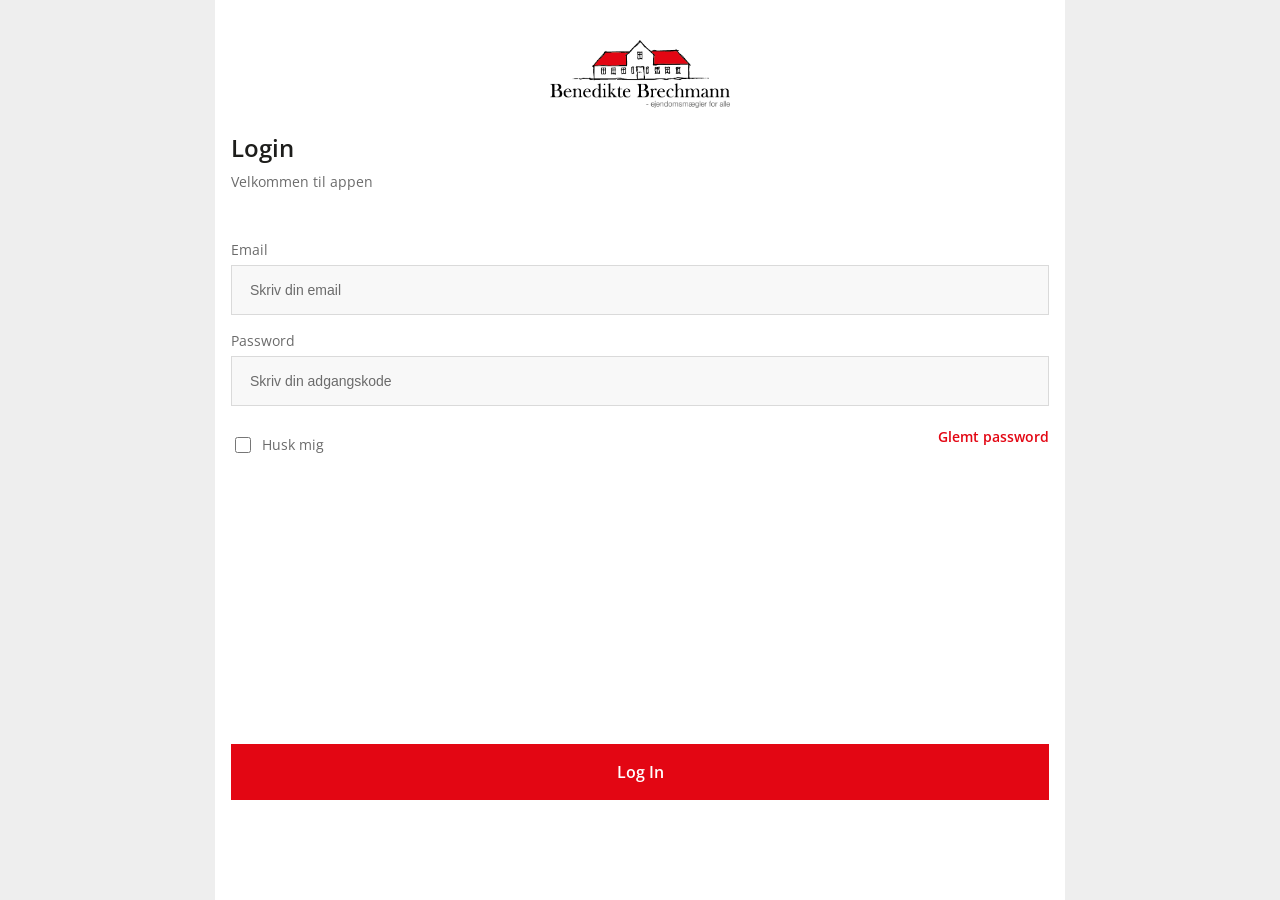
<file: index.html>
<!DOCTYPE html>
<html lang="da">
<head>

    <meta charset="UTF-8">

    <meta name="viewport" content="width=device-width, initial-scale=1.0">

    <link rel="stylesheet" href="style.css">

    <title>Login</title>

</head>

<body>

<div class="app login-page">

    <header class="app-header">

        <img 
        src="billeder/logo.webp"
        alt="Logo"
        class="app-logo">

    </header>

    <section class="login-content">


        <h1>Login</h1>

        <p class="login-subtitle">
            Velkommen til appen
        </p>

        <form class="login-form">

            <label class="login-label">

                Email

            </label>

            <input 
            type="email"
            class="login-input"
            placeholder="Skriv din email">

            <label class="login-label">

                Password

            </label>

            <div class="password-wrapper">

                <input 
                type="password"
                class="login-input"
                placeholder="Skriv din adgangskode">

            </div>

            <div class="login-row">

                <label class="checkbox">

                    <input type="checkbox">

                    <span>Husk mig</span>

                </label>


                <a href="#" class="link">

                    Glemt password

                </a>

            </div>

            <a href="forside.html" class="loginBtn">
              Log In
            </a>

        </form>

    </section>

</div>

</body>
</html>
</file>
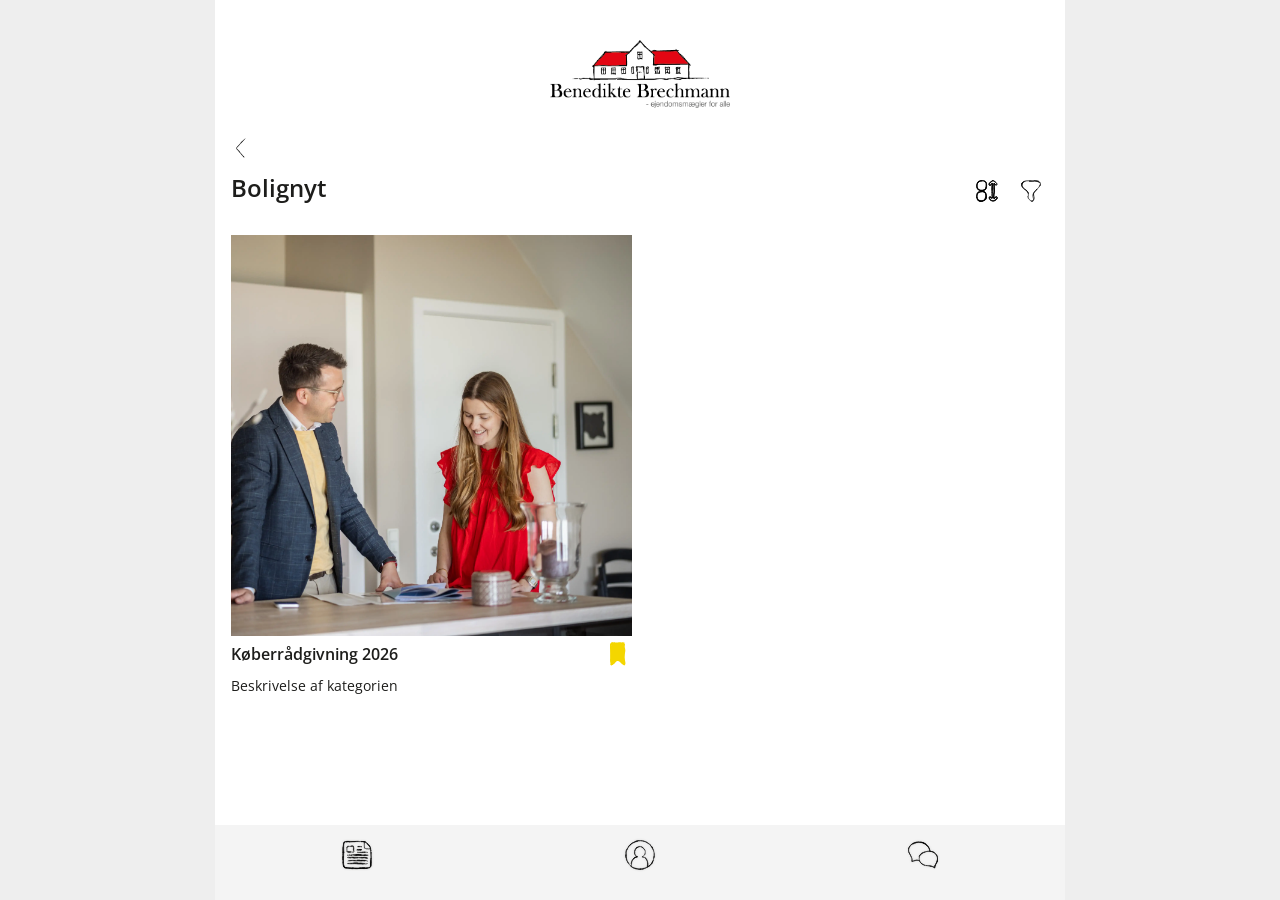
<file: bogmaerker.html>
<!DOCTYPE html>
<html lang="da">
<head>

  <meta charset="UTF-8">

  <meta name="viewport" content="width=device-width, initial-scale=1.0">

  <link rel="stylesheet" href="style.css">

  <title>Bogmærker</title>

</head>

<body>

<div class="app">

    <header class="app-header">

        <img 
        src="billeder/logo.webp"
        alt="Logo"
        class="app-logo">

    </header>

 <a href="profil.html" class="back-btn">

    <img 
    src="ikoner/tilbage.svg" 
    alt="Tilbage">

    </a>

    <section class="news-header">

        <h1>Bolignyt</h1>

        <div class="news-actions">


            <button class="news-action-btn">

                <img 
                src="ikoner/sort_tyk.svg" 
                alt="Sortering">

            </button>


            <button class="news-action-btn">

                <img 
                src="ikoner/filtrer_tyk.svg" 
                alt="Filter">

            </button>

        </div>

    </section>

    <section class="news-grid">

        <article class="news-card">

          <a href="koeberraadgivning.html" target="_self">
            <img 
            src="billeder/benedikte-i-koekken.webp" 
            alt="Køberrådgivning">
          </a>

            <div class="news-card-content">

                <div class="news-card-top">

                    <h2>
                        Køberrådgivning 2026
                    </h2>

                    <button class="bookmark-btn">

                        <img 
                        src="ikoner/fyldt.svg" 
                        alt="Gem">

                    </button>

                </div>

                <p>
                    Beskrivelse af kategorien
                </p>

            </div>

        </article>

    </section>

    <nav class="navbar">

        <a href="vidensbase.html" class="navbar-item navbar-icon--active">

            <img 
            src="ikoner/vidensbasen_tyk.svg" 
            alt="Vidensbasen" 
            class="navbar-icon">

        </a>


        <a href="profil.html" class="navbar-item">

            <img 
            src="ikoner/profil_tyk.svg" 
            alt="Profil" 
            class="navbar-icon">

        </a>


        <a href="chat.html" class="navbar-item">

            <img 
            src="ikoner/chat_tyk.svg" 
            alt="Chat" 
            class="navbar-icon">

        </a>

    </nav>

</div>

</body>
</html>
</file>
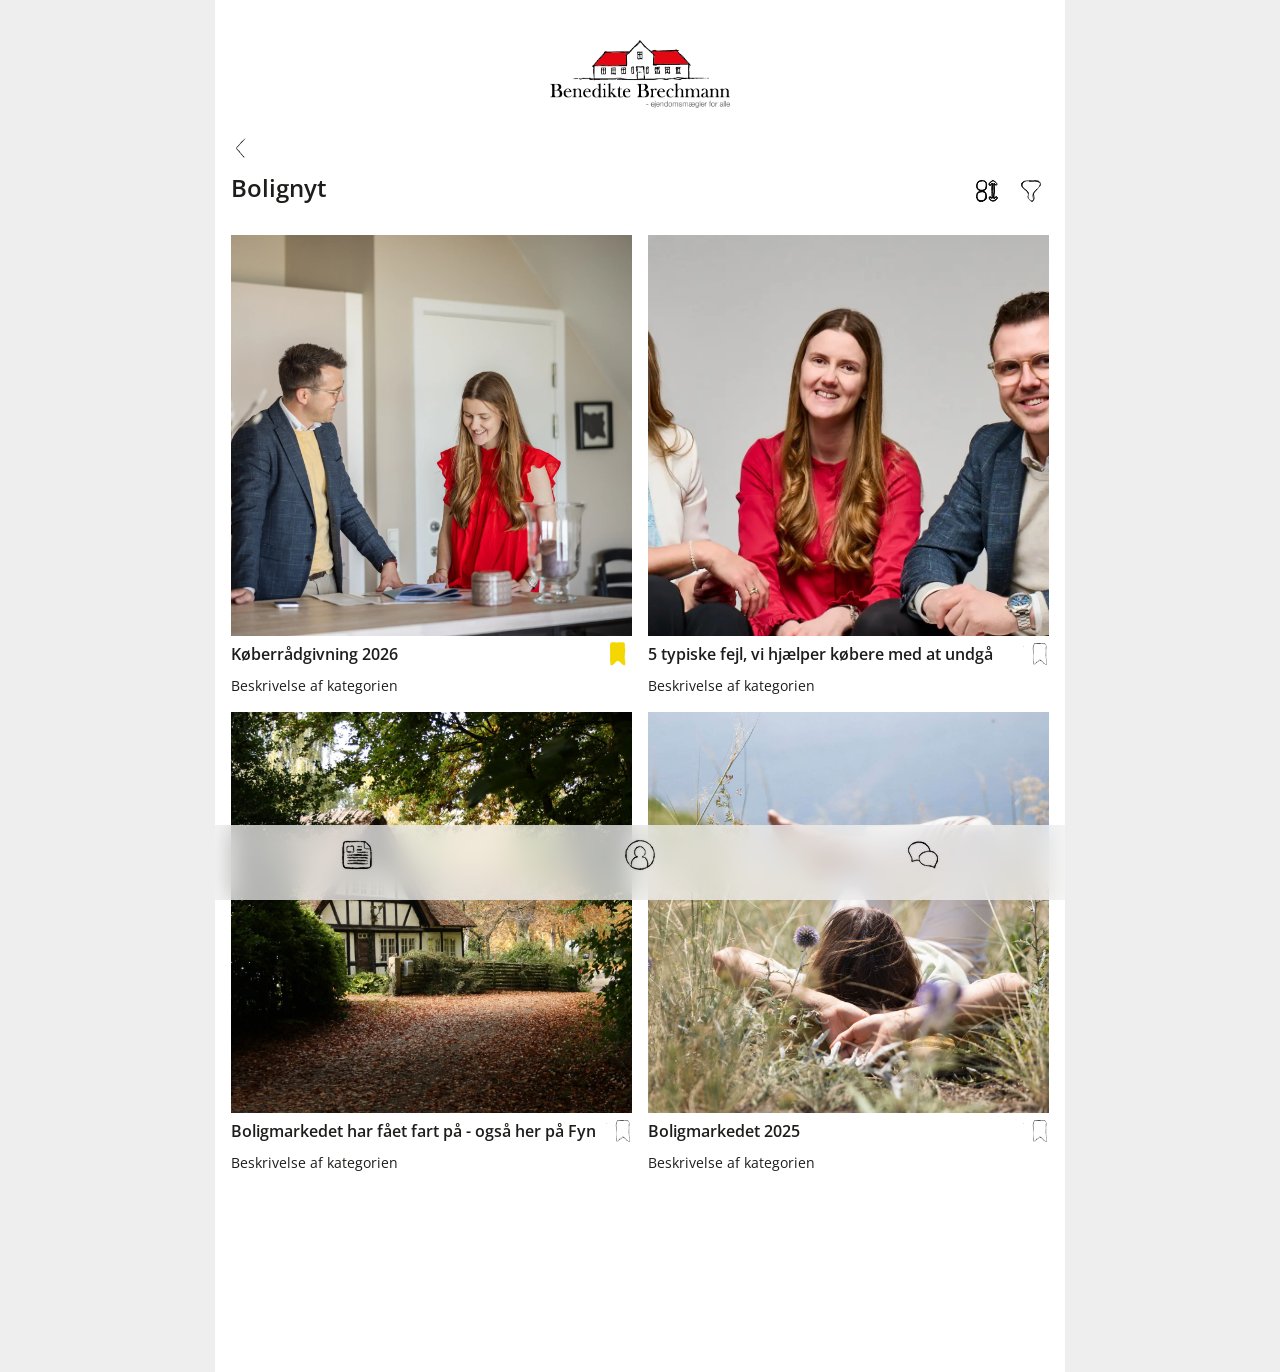
<file: bolignyt.html>
<!DOCTYPE html>
<html lang="da">
<head>

  <meta charset="UTF-8">

  <meta name="viewport" content="width=device-width, initial-scale=1.0">

  <link rel="stylesheet" href="style.css">

  <title>Bolignyt</title>

</head>

<body>

<div class="app">

    <header class="app-header">

        <img 
        src="billeder/logo.webp"
        alt="Logo"
        class="app-logo">

    </header>

 <a href="vidensbase.html" class="back-btn">

    <img 
    src="ikoner/tilbage.svg" 
    alt="Tilbage">

    </a>

    <section class="news-header">

        <h1>Bolignyt</h1>

        <div class="news-actions">


            <button class="news-action-btn">

                <img 
                src="ikoner/sort_tyk.svg" 
                alt="Sortering">

            </button>


            <button class="news-action-btn">

                <img 
                src="ikoner/filtrer_tyk.svg" 
                alt="Filter">

            </button>

        </div>

    </section>

    <section class="news-grid">

        <article class="news-card">

          <a href="koeberraadgivning.html" target="_self">
            <img 
            src="billeder/benedikte-i-koekken.webp" 
            alt="Køberrådgivning">
          </a>

            <div class="news-card-content">

                <div class="news-card-top">

                    <h2>
                        Køberrådgivning 2026
                    </h2>

                    <button class="bookmark-btn">

                        <img 
                        src="ikoner/fyldt.svg" 
                        alt="Gem">

                    </button>

                </div>

                <p>
                    Beskrivelse af kategorien
                </p>

            </div>

        </article>

        <article class="news-card">

            <img 
            src="billeder/holdet-smiler.webp" 
            alt="Typiske fejl">

            <div class="news-card-content">

                <div class="news-card-top">

                    <h2>
                        5 typiske fejl, vi hjælper købere med at undgå
                    </h2>

                    <button class="bookmark-btn">

                        <img 
                        src="ikoner/bogmaerke.svg" 
                        alt="Gem">

                    </button>

                </div>

                <p>
                    Beskrivelse af kategorien
                </p>

            </div>

        </article>

        <article class="news-card">

            <img 
            src="billeder/boligmarkedet.webp" 
            alt="Boligmarkedet">

            <div class="news-card-content">

                <div class="news-card-top">

                    <h2>
                        Boligmarkedet har fået fart på - også her på Fyn
                    </h2>

                    <button class="bookmark-btn">

                        <img 
                        src="ikoner/bogmaerke.svg" 
                        alt="Gem">

                    </button>

                </div>

                <p>
                    Beskrivelse af kategorien
                </p>

            </div>

        </article>

        <article class="news-card">

            <img 
            src="billeder/boligmarkedet-2025.webp" 
            alt="Boligmarkedet 2025">

            <div class="news-card-content">

                <div class="news-card-top">

                    <h2>
                        Boligmarkedet 2025
                    </h2>

                    <button class="bookmark-btn">

                        <img 
                        src="ikoner/bogmaerke.svg" 
                        alt="Gem">

                    </button>

                </div>

                <p>
                    Beskrivelse af kategorien
                </p>

            </div>

        </article>

    </section>

    <nav class="navbar">

        <a href="vidensbase.html" class="navbar-item navbar-icon--active">

            <img 
            src="ikoner/vidensbasen_tyk.svg" 
            alt="Vidensbasen" 
            class="navbar-icon">

        </a>


        <a href="profil.html" class="navbar-item">

            <img 
            src="ikoner/profil_tyk.svg" 
            alt="Profil" 
            class="navbar-icon">

        </a>


        <a href="chat.html" class="navbar-item">

            <img 
            src="ikoner/chat_tyk.svg" 
            alt="Chat" 
            class="navbar-icon">

        </a>

    </nav>

</div>

</body>
</html>
</file>
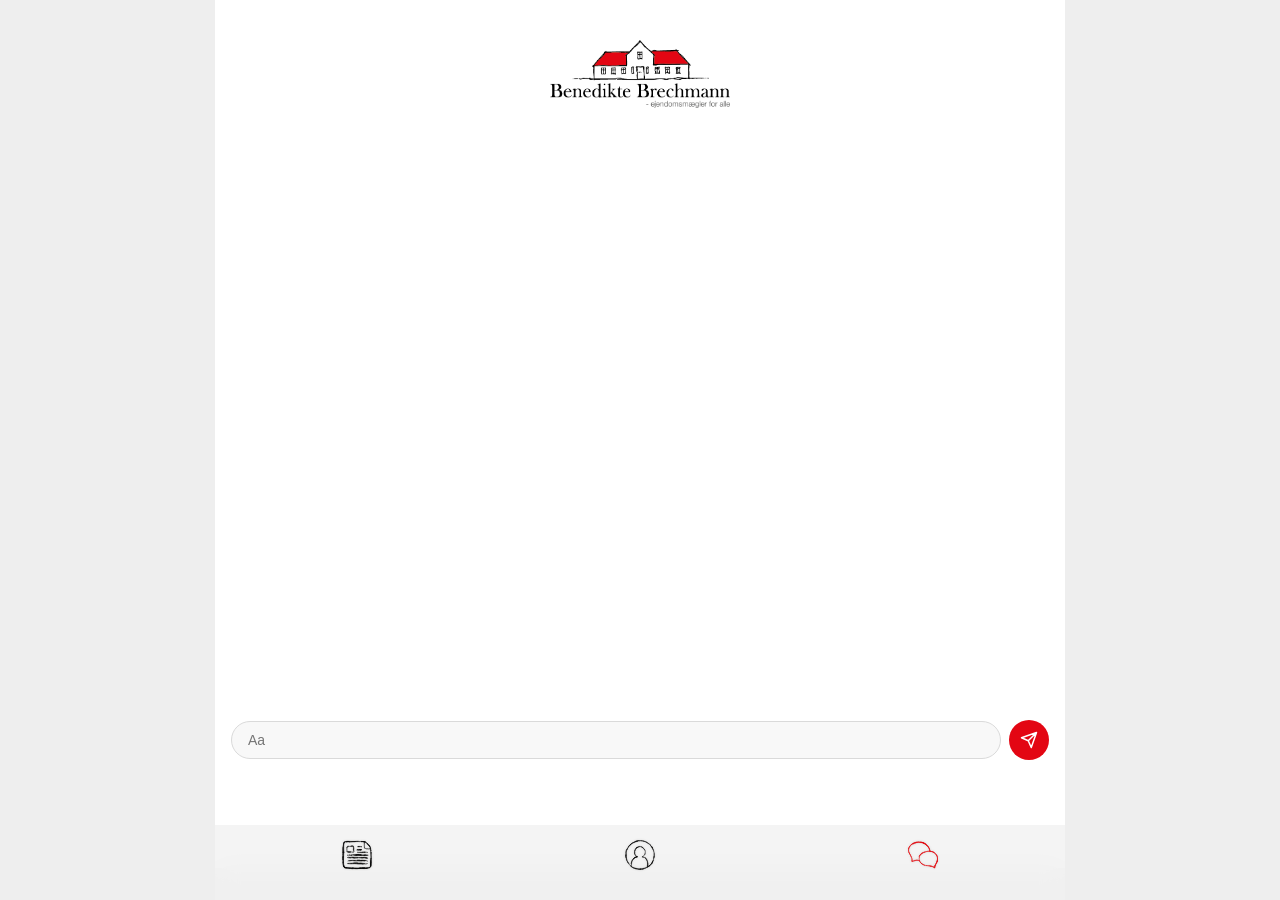
<file: chat.html>
<!DOCTYPE html>
<html lang="da">
<head>
  <meta charset="UTF-8">
  <meta name="viewport" content="width=device-width, initial-scale=1.0">
  <link rel="stylesheet" href="style.css">
  <title>Chat</title>
</head>
<body>

<div class="app page--chat">


    <!-- Chat header -->

    <header class="app-header">
        <img src="billeder/logo.webp"
        alt="Logo"
        class="app-logo">
    </header>


    <!-- Beskeder -->

    <div id="chatMessages" class="chat-messages">


        <!-- FAQ accordion (indhold tilføjes via JS) -->



    </div>


    <!-- Input -->

    <div class="chat-input-row">

        <input id="chatInput"
        class="chat-input"
        type="text"
        placeholder="Aa">

        <button id="chatSendBtn" type="button" class="chat-send-btn">
            <svg width="18" height="18" viewBox="0 0 24 24" fill="none">
                <path d="M22 2L11 13M22 2L15 22l-4-9-9-4 20-7z" stroke="white" stroke-width="2" stroke-linecap="round" stroke-linejoin="round"/>
            </svg>
        </button>

    </div>

    <!-- Navbar -->

    <nav class="navbar">

        <a href="vidensbase.html" class="navbar-item">
            <img src="ikoner/vidensbasen_tyk.svg" alt="Vidensbasen" class="navbar-icon">
        </a>

        <a href="profil.html" class="navbar-item">
            <img src="ikoner/profil_tyk.svg" alt="Profil" class="navbar-icon">
        </a>

        <a href="chat.html" class="navbar-item">
            <img src="ikoner/chat_tyk_roed.svg" alt="Chat" class="navbar-icon">
        </a>

    </nav>

</div>


</body>
</html>
</file>
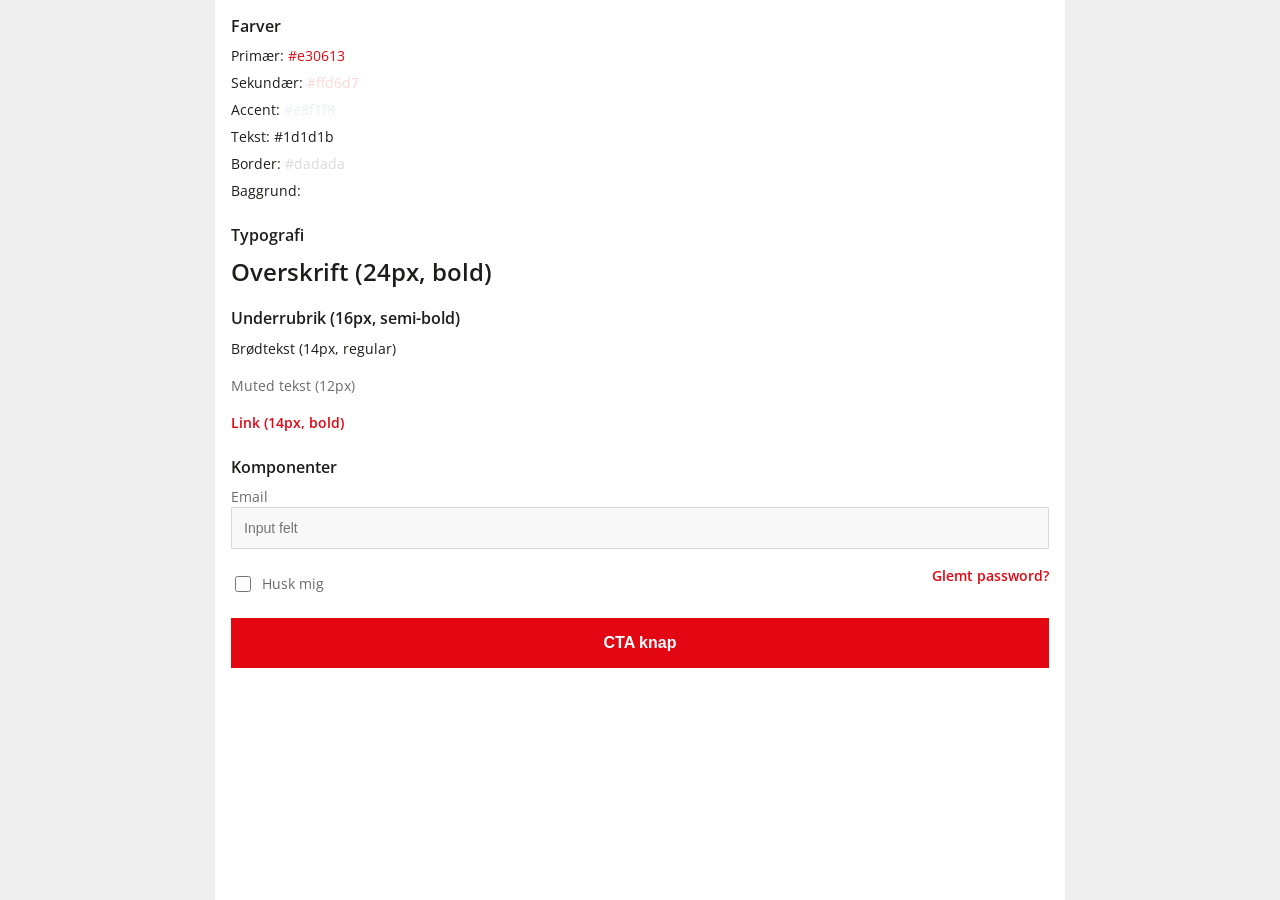
<file: designSystem.html>
<!DOCTYPE html>
<html lang="en">
<head>
  <meta charset="UTF-8">
  <meta name="viewport" content="width=device-width, initial-scale=1.0">
  <title>Designsystem</title>
  <link rel="stylesheet" href="style.css">
</head>
<body>

<div class="app">

  <!-- Farver -->
  <section class="section">
    <h2 class="text-subheading">Farver</h2>

    <div class="color-list">
      <p class="text-body">Primær: <span class="color-primary">#e30613</span></p>
      <p class="text-body">Sekundær: <span class="color-secondary">#ffd6d7</span></p>
      <p class="text-body">Accent: <span class="color-accent">#e8f1f8</span></p>
      <p class="text-body">Tekst: <span class="color-text">#1d1d1b</span></p>
      <p class="text-body">Border: <span class="color-border">#dadada</span></p>
      <p class="text-body">Baggrund: <span class="color-background">#ffffff</span></p>
    </div>
  </section>

  <!-- Typografi -->
  <section class="section">
    <h2 class="text-subheading">Typografi</h2>

    <p class="text-heading">Overskrift (24px, bold)</p>
    <p class="text-subheading">Underrubrik (16px, semi-bold)</p>
    <p class="text-body">Brødtekst (14px, regular)</p>
    <p class="text-muted">Muted tekst (12px)</p>
    <p class="text-link">Link (14px, bold)</p>
  </section>

  <!-- Komponenter -->
  <section class="section">
    <h2 class="text-subheading">Komponenter</h2>

    <label class="text-muted">Email</label>
    <input class="input" placeholder="Input felt">

    <div class="row">
      <label class="checkbox">
        <input type="checkbox">
        Husk mig
      </label>

      <a href="#" class="link">Glemt password?</a>
    </div>

    <button class="btn">CTA knap</button>
  </section>

</div>

</body>
</html>
</file>
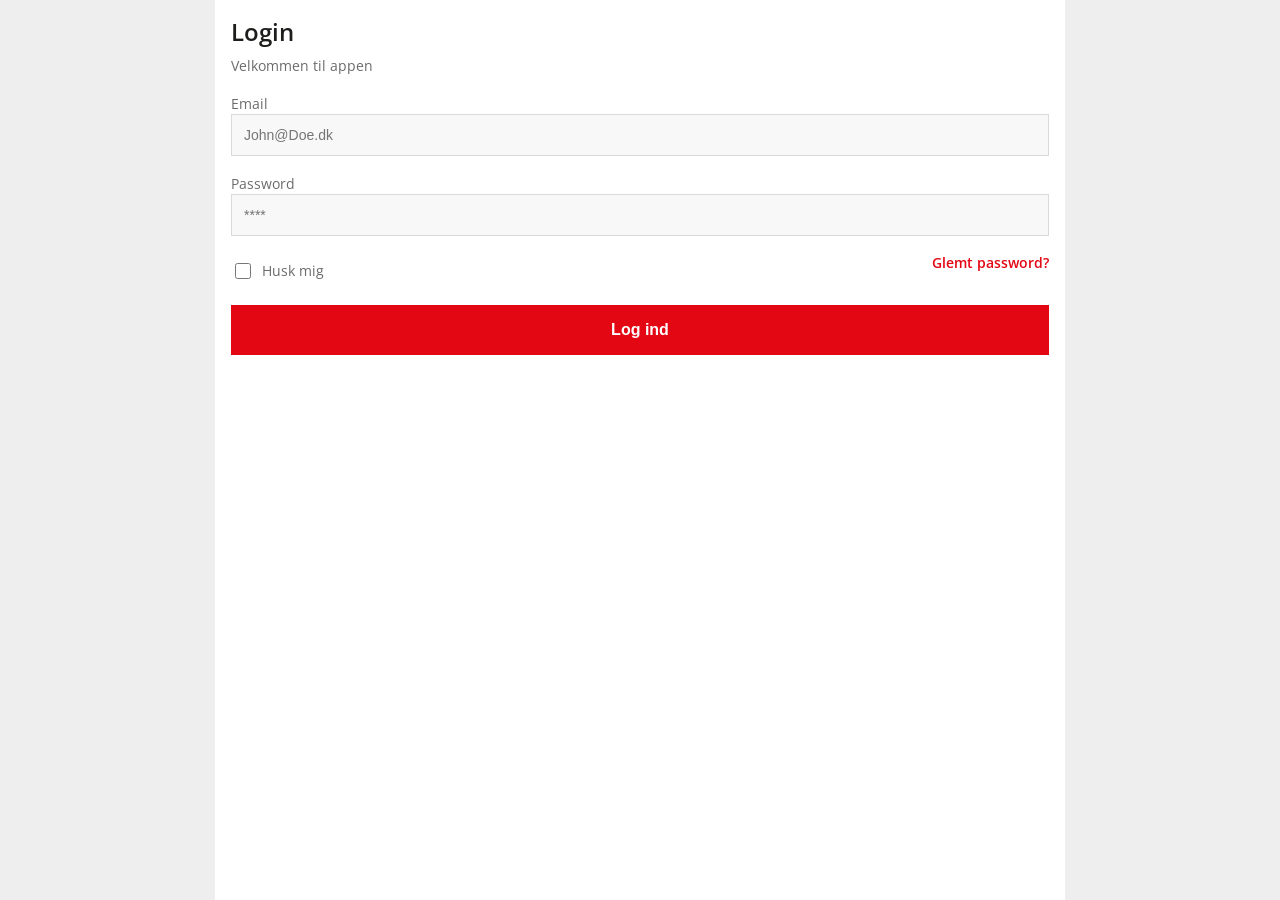
<file: eksempel.html>
<!DOCTYPE html>
<html lang="en">
<head>
  <meta charset="UTF-8">
  <link rel="stylesheet" href="style.css">
  <title>Designsystem eksempel</title>
</head>
<body>

<div class="app">

  <h1 class="text-heading">Login</h1>
  <p class="text-muted">Velkommen til appen</p>

  <label class="text-muted">Email</label>
  <input class="input" type="email" placeholder="John@Doe.dk">

  <label class="text-muted">Password</label>
  <input class="input" type="password" placeholder="****">

  <div class="row">
    <label class="checkbox">
      <input type="checkbox"> Husk mig
    </label>
    <a href="#" class="link">Glemt password?</a>
  </div>

  <button class="btn">Log ind</button>

</div>


</body>
</html>
</file>
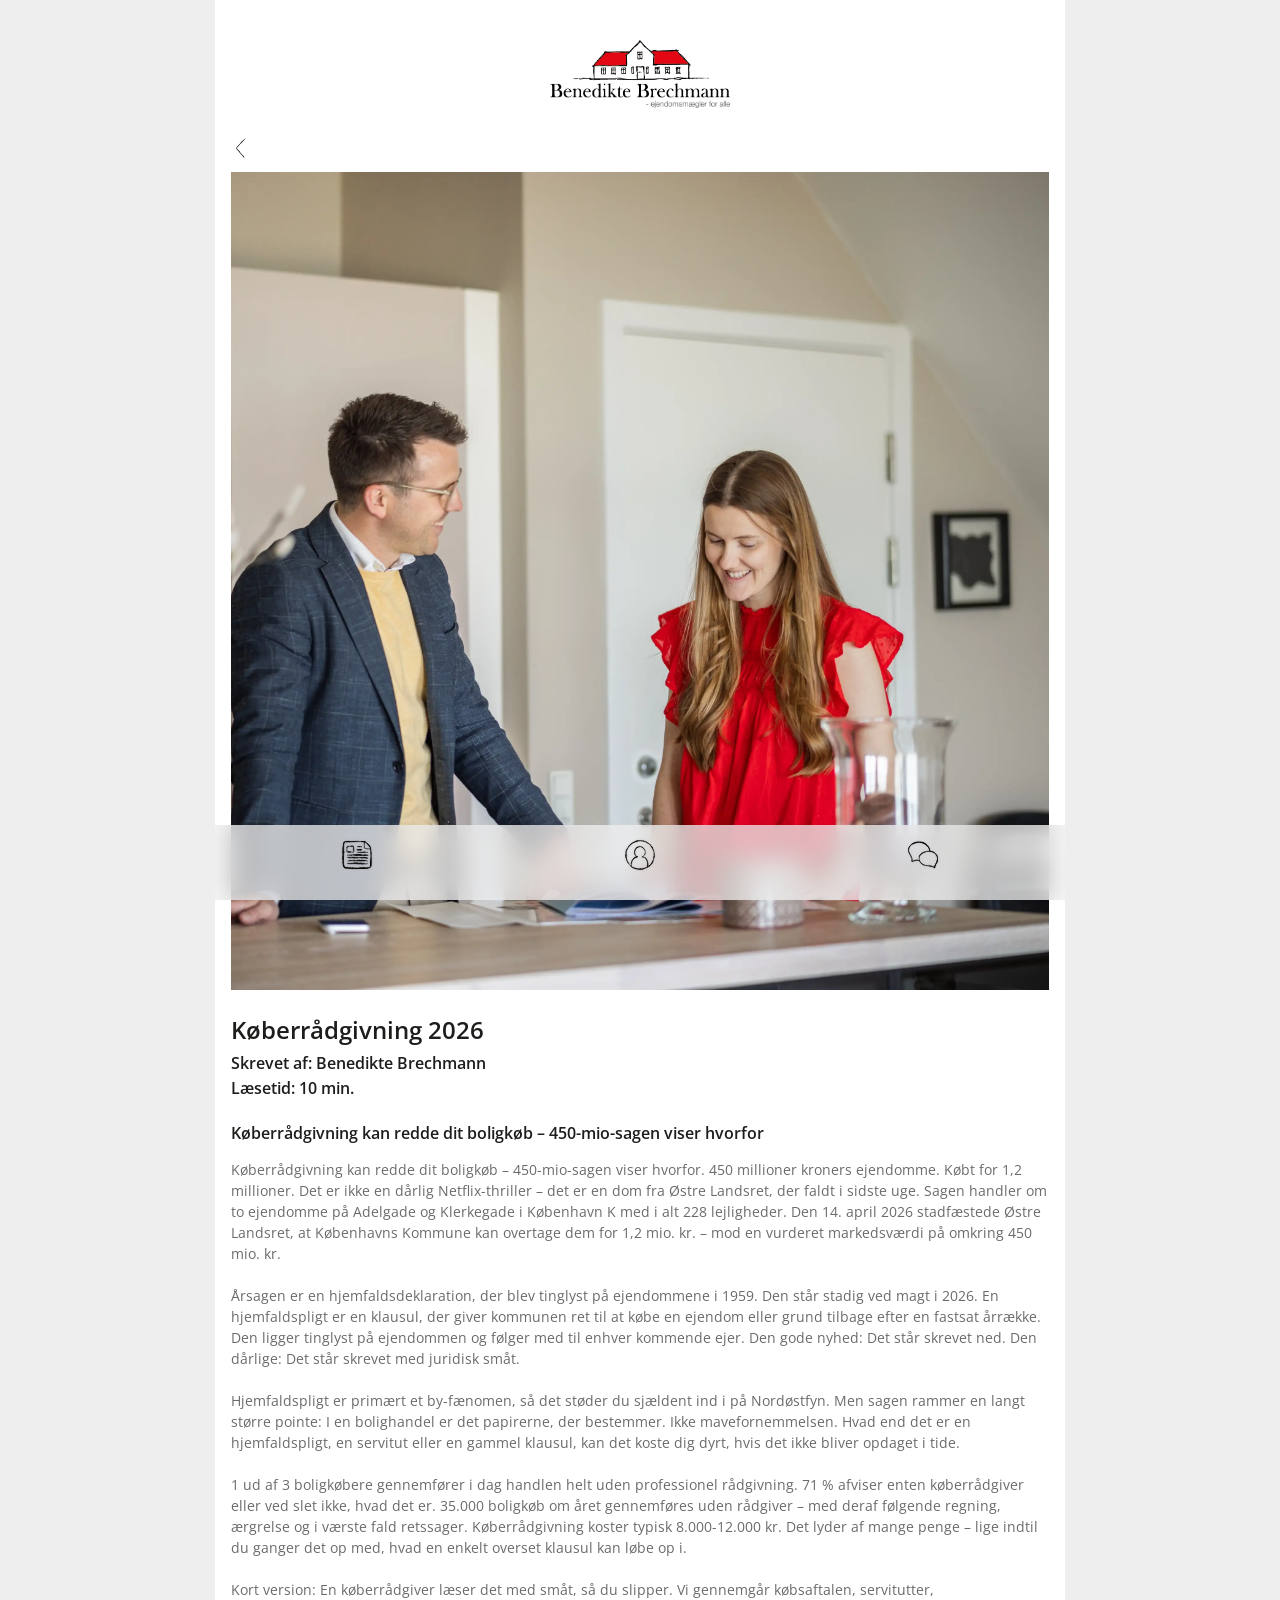
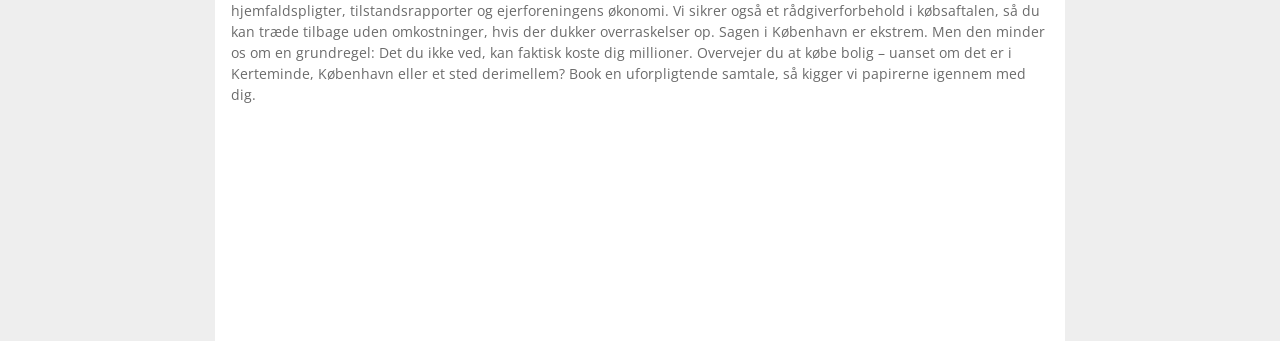
<file: koeberraadgivning.html>
<!DOCTYPE html>
<html lang="da">
<head>

    <meta charset="UTF-8">

    <meta name="viewport" content="width=device-width, initial-scale=1.0">

    <link rel="stylesheet" href="style.css">

    <title>Køberrådgivning</title>

</head>

<body>

<div class="app">

    <header class="app-header">

        <img 
        src="billeder/logo.webp"
        alt="Logo"
        class="app-logo">

    </header>

    <a href="bolignyt.html" class="back-btn">

        <img 
        src="ikoner/tilbage.svg" 
        alt="Tilbage">

    </a>

    <section class="article-hero">

        <img 
        src="billeder/benedikte-i-koekken.webp" 
        alt="Køberrådgivning">

    </section>

    <article class="article">


        <h1>
            Køberrådgivning 2026
        </h1>


        <div class="article-meta">

            <h2>Skrevet af: Benedikte Brechmann</h2>

            <h2>Læsetid: 10 min.</h2>

        </div>



        <section class="article-content">

            <h2>
                Køberrådgivning kan redde dit boligkøb –
                450-mio-sagen viser hvorfor
            </h2>

            <p>

                    Køberrådgivning kan redde dit boligkøb – 450-mio-sagen viser hvorfor. 450 millioner kroners ejendomme. Købt for 1,2 millioner. Det er ikke en dårlig Netflix-thriller – det er en dom fra Østre Landsret, der faldt i sidste uge. Sagen handler om to ejendomme på Adelgade og Klerkegade i København K med i alt 228 lejligheder. Den 14. april 2026 stadfæstede Østre Landsret, at Københavns Kommune kan overtage dem for 1,2 mio. kr. – mod en vurderet markedsværdi på omkring 450 mio. kr.

                <br><br>

                    Årsagen er en hjemfaldsdeklaration, der blev tinglyst på ejendommene i 1959. Den står stadig ved magt i 2026. En hjemfaldspligt er en klausul, der giver kommunen ret til at købe en ejendom eller grund tilbage efter en fastsat årrække. Den ligger tinglyst på ejendommen og følger med til enhver kommende ejer. Den gode nyhed: Det står skrevet ned. Den dårlige: Det står skrevet med juridisk småt.

                <br><br>

                    Hjemfaldspligt er primært et by-fænomen, så det støder du sjældent ind i på Nordøstfyn. Men sagen rammer en langt større pointe: I en bolighandel er det papirerne, der bestemmer. Ikke mavefornemmelsen. Hvad end det er en hjemfaldspligt, en servitut eller en gammel klausul, kan det koste dig dyrt, hvis det ikke bliver opdaget i tide.

                <br><br>

                    1 ud af 3 boligkøbere gennemfører i dag handlen helt uden professionel rådgivning. 71 % afviser enten køberrådgiver eller ved slet ikke, hvad det er. 35.000 boligkøb om året gennemføres uden rådgiver – med deraf følgende regning, ærgrelse og i værste fald retssager. Køberrådgivning koster typisk 8.000-12.000 kr. Det lyder af mange penge – lige indtil du ganger det op med, hvad en enkelt overset klausul kan løbe op i.

                <br><br>

                    Kort version: En køberrådgiver læser det med småt, så du slipper. Vi gennemgår købsaftalen, servitutter, hjemfaldspligter, tilstandsrapporter og ejerforeningens økonomi. Vi sikrer også et rådgiverforbehold i købsaftalen, så du kan træde tilbage uden omkostninger, hvis der dukker overraskelser op. Sagen i København er ekstrem. Men den minder os om en grundregel: Det du ikke ved, kan faktisk koste dig millioner. Overvejer du at købe bolig – uanset om det er i Kerteminde, København eller et sted derimellem? Book en uforpligtende samtale, så kigger vi papirerne igennem med dig.

            </p>

        </section>

    </article>

    <nav class="navbar">

        <a href="vidensbase.html" class="navbar-item navbar-icon--active">

            <img 
            src="ikoner/vidensbasen_tyk.svg" 
            alt="Vidensbasen" 
            class="navbar-icon">

        </a>


        <a href="profil.html" class="navbar-item">

            <img 
            src="ikoner/profil_tyk.svg" 
            alt="Profil" 
            class="navbar-icon">

        </a>


        <a href="chat.html" class="navbar-item">

            <img 
            src="ikoner/chat_tyk.svg" 
            alt="Chat" 
            class="navbar-icon">

        </a>

    </nav>

</div>

</body>
</html>
</file>
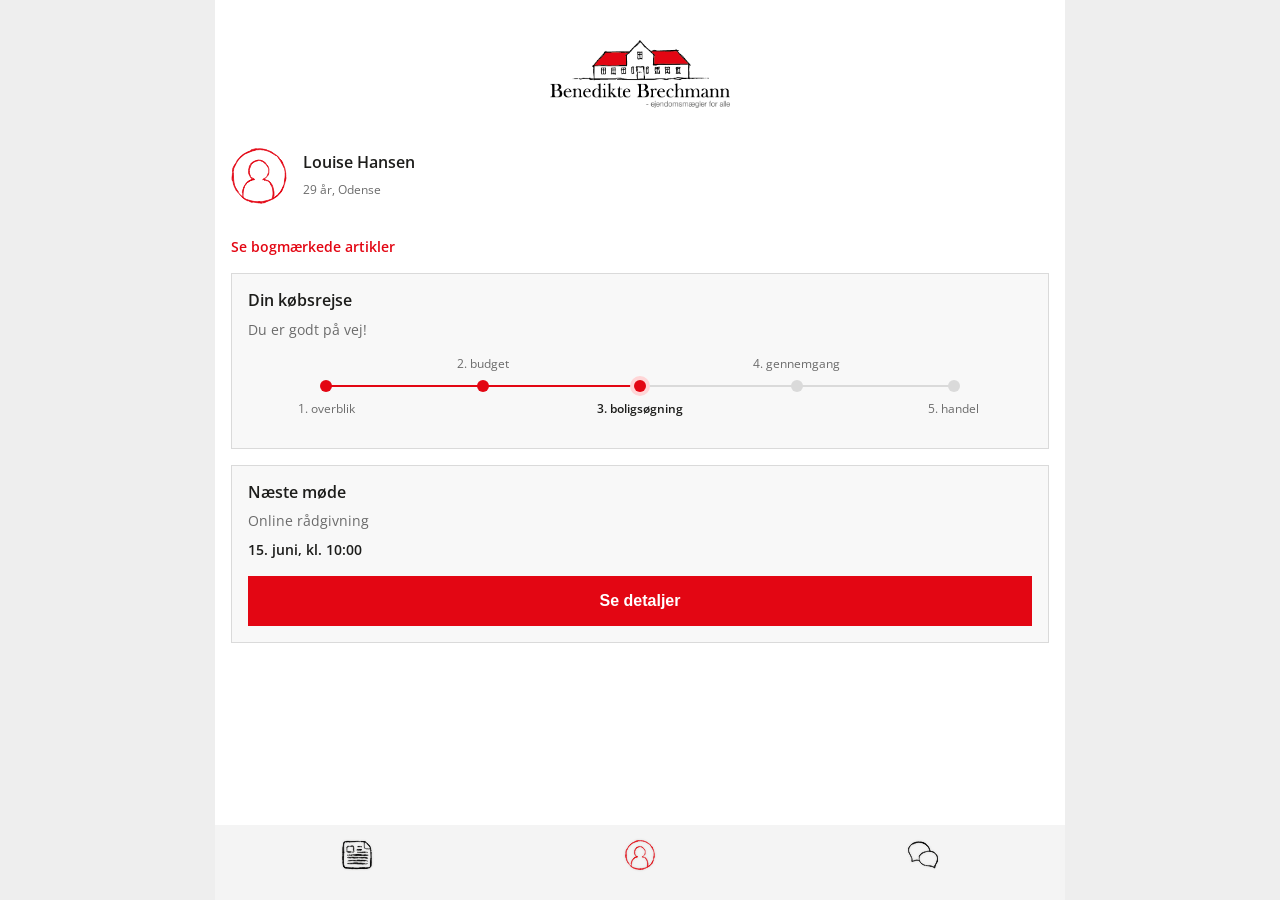
<file: profil.html>
<!DOCTYPE html>
<html lang="da">
<head>
  <meta charset="UTF-8">
  <meta name="viewport" content="width=device-width, initial-scale=1.0">
  <link rel="stylesheet" href="style.css">
  <title>Profil</title>
</head>
<body>

<div class="app">


    <!-- Profil header -->

    <header class="app-header">
        <img src="billeder/logo.webp"
        alt="Logo"
        class="app-logo">
    </header>


    <!-- Profil info -->

    <div class="profil-header">

        <div class="profil-avatar">
            <img src="ikoner/profil_tyk_roed.svg" alt="">
        </div>

        <div class="profil-text">
            <h2 class="profil-name">Louise Hansen</h2>
            <small>29 år, Odense</small>
        </div>

    </div>

    <a href="bogmaerker.html" class="link">Se bogmærkede artikler</a>


    <!-- Købsrejse -->

    <section class="journey-card">

        <h2 class="journey-card-title">Din købsrejse</h2>
        <p class="journey-card-subtitle">Du er godt på vej!</p>

        <div class="journey-progress">

            <div class="journey-step journey-step--done">
                <span class="journey-step-label journey-step-label--below">1. overblik</span>
                <span class="journey-step-dot"></span>
            </div>

            <div class="journey-step journey-step--done">
                <span class="journey-step-label journey-step-label--above">2. budget</span>
                <span class="journey-step-dot"></span>
            </div>

            <div class="journey-step journey-step--active">
                <span class="journey-step-label journey-step-label--below">3. boligsøgning</span>
                <span class="journey-step-dot"></span>
            </div>

            <div class="journey-step">
                <span class="journey-step-label journey-step-label--above">4. gennemgang</span>
                <span class="journey-step-dot"></span>
            </div>

            <div class="journey-step">
                <span class="journey-step-label journey-step-label--below">5. handel</span>
                <span class="journey-step-dot"></span>
            </div>

        </div>

    </section>


    <!-- Næste møde -->

    <section class="meeting-card">

        <h2 class="meeting-card-title">Næste møde</h2>
        <p class="meeting-card-subtitle">Online rådgivning</p>
        <p class="meeting-date">15. juni, kl. 10:00</p>
        <button type="button" class="btn">Se detaljer</button>

    </section>

    
    <!-- Navbar -->

    <nav class="navbar">

        <a href="vidensbase.html" class="navbar-item">
            <img src="ikoner/vidensbasen_tyk.svg" alt="Vidensbasen" class="navbar-icon">
        </a>

        <a href="profil.html" class="navbar-item">
            <img src="ikoner/profil_tyk_roed.svg" alt="Profil" class="navbar-icon">
        </a>

        <a href="chat.html" class="navbar-item active">
            <img src="ikoner/chat_tyk.svg" alt="Chat" class="navbar-icon">
        </a>

    </nav>
    
</div>

</body>
</html>
</file>
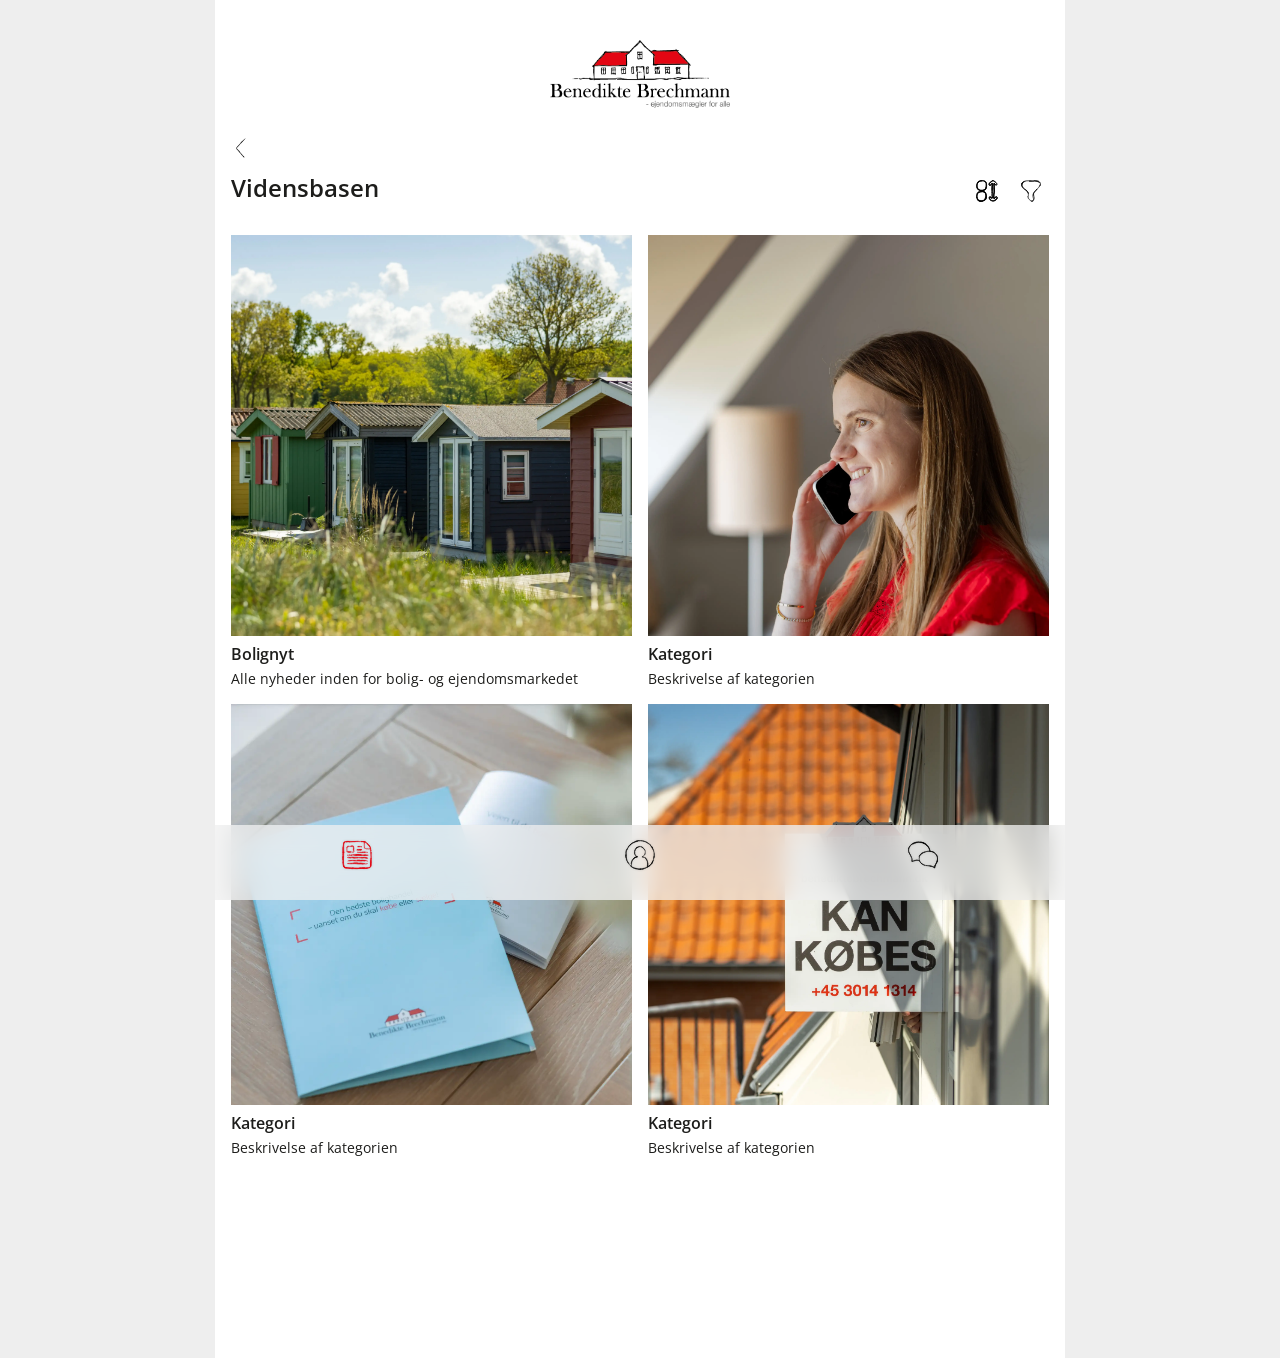
<file: vidensbase.html>
<!DOCTYPE html>
<html lang="da">
<head>
  <meta charset="UTF-8">
  <meta name="viewport" content="width=device-width, initial-scale=1.0">

  <link rel="stylesheet" href="style.css">

  <title>Vidensbasen</title>
</head>

<body>

<div class="app">

    <header class="app-header">

        <img 
        src="billeder/logo.webp"
        alt="Logo"
        class="app-logo">

    </header>

    <a href="forside.html" class="back-btn">

    <img 
    src="ikoner/tilbage.svg" 
    alt="Tilbage">

    </a>

    <section class="knowledgebase-header">

        <h1>Vidensbasen</h1>

        <div class="knowledgebase-icons">

            <button class="knowledgebase-icon-btn">

                <img 
                src="ikoner/sort_tyk.svg" 
                alt="Sortering">

            </button>


            <button class="knowledgebase-icon-btn">

                <img 
                src="ikoner/filtrer_tyk.svg" 
                alt="Filter">

            </button>

        </div>

    </section>

    <section class="knowledgebase-grid">


        <article class="knowledge-card">

          <a href="bolignyt.html" target="_self">
            <img 
            src="billeder/kolonihavehuse.webp" 
            alt="Bolignyt">
          </a>

            <div class="knowledge-card-content">

                <h2>Bolignyt</h2>

                <p>
                    Alle nyheder inden for bolig-
                    og ejendomsmarkedet
                </p>

            </div>

        </article>



        <article class="knowledge-card">

            <img 
            src="billeder/benedikte-taler-telefon.webp" 
            alt="Kategori">

            <div class="knowledge-card-content">

                <h2>Kategori</h2>

                <p>
                    Beskrivelse af kategorien
                </p>

            </div>

        </article>



        <article class="knowledge-card">

            <img 
            src="billeder/flyer-paa-bord.webp" 
            alt="Kategori">

            <div class="knowledge-card-content">

                <h2>Kategori</h2>

                <p>
                    Beskrivelse af kategorien
                </p>

            </div>

        </article>



        <article class="knowledge-card">

            <img 
            src="billeder/kan-koebes.webp" 
            alt="Kategori">

            <div class="knowledge-card-content">

                <h2>Kategori</h2>

                <p>
                    Beskrivelse af kategorien
                </p>

            </div>

        </article>

    </section>

    <nav class="navbar">

        <a href="vidensbase.html" class="navbar-item">

            <img 
            src="ikoner/vidensbasen_tyk_roed.svg"
            alt="Vidensbasen"
            class="navbar-icon">

        </a>


        <a href="profil.html" class="navbar-item">

            <img 
            src="ikoner/profil_tyk.svg" 
            alt="Profil" 
            class="navbar-icon">

        </a>


        <a href="chat.html" class="navbar-item">

            <img 
            src="ikoner/chat_tyk.svg" 
            alt="Chat" 
            class="navbar-icon">

        </a>

    </nav>

</div>

</body>
</html>
</file>
<file: style.css>
/* Font */
@import url('https://fonts.googleapis.com/css2?family=Open+Sans:wght@400;600;700&display=swap');

:root {
  --primary: #e30613; /* Primær rød farve, knapper og vigtige ting */
  --secondary: #ffd6d7; /* Sekundær, mindre vigtige ting og menu */
  --accent: #e8f1f8; /* Komplimenter til rød for balance */

  /* UI / baggrund */
  --background: #ffffff;
  --surface: #f8f8f8; /* Bruges inde i input felt */
  --border: #dadada; /* Bruges ved chat og andre bokse som stroke primært */

  /* Tekst */
  --text-primary: #1d1d1b; /* primær tekst */
  --text-muted: #6b6b6b; /* sekundær tekst / mindre tydeligt tekst */

  --font-family: 'Open Sans', sans-serif;

  --text-xl: 24px;
  --text-lg: 16px;
  --text-md: 14px;
  --text-sm: 12px;

  --font-regular: 400;
  --font-semi: 500;
  --font-bold: 600;

  /* Spacing */
  --space-sm: 8px; /* Små afstande: label til input, tekst til tekst */
  --space-md: 16px; /* Standark afstand: mellem komponenter padding i cards osv. */
  --space-lg: 24px; /* Store sektioner: mellem større blocks og mellem sektioner */

  /* Linjehøjde */
  --line-tight: 1.3; /* Bruges på overskrifter for at bruge mindst plads som muligt */
  --line-normal: 1.5; /* Bruges til brødtekst for mere luft */
}

/* Typografi /*


/* H1 - store overskrifter */
h1 {
  margin: 0 0 var(--space-sm);

  font-size: var(--text-xl);
  font-weight: var(--font-bold);
  line-height: var(--line-tight);

  color: var(--text-primary);
}

/* H2 - sektioner / undertitler */
h2 {
  margin: 0 0 var(--space-sm);

  font-size: var(--text-lg);
  font-weight: var(--font-bold);
  line-height: var(--line-tight);

  color: var(--text-primary);
}

/* Normal tekst */
p {
  margin: 0 0 var(--space-md);

  font-size: var(--text-md);
  font-weight: var(--font-regular);
  line-height: var(--line-normal);

  color: var(--text-primary);
}

/* Lille / muted tekst */
small {
  font-size: var(--text-sm);
  line-height: var(--line-normal);

  color: var(--text-muted);
}

/* Links */
a {
  color: var(--primary);

  font-size: var(--text-md);
  font-weight: var(--font-bold);
  line-height: var(--line-normal);

  text-decoration: none;
}

/* Hvid overskrift (i billeder) */
H3 {
  margin: 0 0 var(--space-sm);

  font-size: var(--text-lg);
  font-weight: var(--font-bold);
  line-height: var(--line-tight);

  color: var(--accent);
}

/* Hvid overskrift (i billeder) */
H4 {
  margin: 0 0 var(--space-sm);

  font-size: var(--text-md);
  font-weight: var(--font-semi);
  line-height: var(--line-tight);

  color: var(--accent);
}

/* Base */
* {
  box-sizing: border-box;
}

body {
  margin: 0;
  font-family: var(--font-family);
  background: #eee;
}

/* App */
.app {
    width: 100%;
    max-width: 850px;
    min-height: 100vh;
    margin: 0 auto;
    background: var(--background);
    padding: var(--space-md);
    padding-bottom: 100px;
}

/* Sektioner */
.section {
  margin-bottom: var(--space-lg);
}

/* Typografi */
.text-heading {
  font-size: var(--text-xl);
  font-weight: var(--font-bold);
  color: var(--text-primary);
}

.text-subheading {
  font-size: var(--text-lg);
  font-weight: var(--font-bold);
  color: var(--text-primary);
  margin-bottom: var(--space-sm);
}

.text-body {
  font-size: var(--text-md);
  color: var(--text-primary);
}

.text-muted {
  font-size: var(--text-md);
  color: var(--text-muted);
}

.text-link {
  font-size: var(--text-md);
  font-weight: var(--font-bold);
  color: var(--primary);
}

/* Inputs */
.input {
  width: 100%;
  padding: 12px;
  margin-bottom: var(--space-md);
  border: 1px solid var(--border);
  background: var(--surface);
  font-size: var(--text-md);
}

/* Row */
.row {
  display: flex;
  justify-content: space-between;
  align-items: center;
  gap: var(--space-md);
  margin-bottom: var(--space-md);
}

/* Checkbox */
.checkbox {
  display: flex;
  align-items: center;
  gap: var(--space-sm);
  font-size: var(--text-md);
  color: var(--text-muted);
}

/* Link */
.link {
  font-size: var(--text-md);
  color: var(--primary);
  text-decoration: none;
}

/* Knap */
.btn {
  width: 100%;
  padding: var(--space-md);
  border: none;
  background: var(--primary);
  color: white;
  font-size: var(--text-lg);
  font-weight: var(--font-bold);
}

.btn:active {
  background: var(--secondary);
}

/* Farvetekst */
.color-list p {
  margin-bottom: 6px;
}

.color-primary { color: var(--primary); }
.color-secondary { color: var(--secondary); }
.color-accent { color: var(--accent); }
.color-text { color: var(--text-primary); }
.color-border { color: var(--border); }
.color-background { color: var(--background); }



/* Tilbageknap
____________________ */


.back-btn{

    display:flex;

    align-items:center;

    width:32px;

    height:32px;

    margin-bottom: var(--space-sm);
}


.back-btn img{

    width:20px;

    height:20px;

    object-fit:contain;
}

/* Navbar
_________________________________________*/

.navbar{

    display:flex;

    justify-content:space-around;

    align-items:center;

    position:fixed;
    
    padding-bottom: 15px;

    bottom:0;

    left:50%;

    transform:translateX(-50%);

    width:100%;

    max-width:850px;

    height:75px;

    background:rgba(240,240,240,.75);

    backdrop-filter:blur(12px);

    -webkit-backdrop-filter:blur(12px);
}


.navbar-item{

    display:flex;

    align-items:center;

    justify-content:center;

    flex:1;

    height:100%;
}


.navbar-icon{

    width:30px;

    height:30px;

    opacity:1;

    filter:drop-shadow(0 0 1px rgba(29,29,27,.2));
}




/* Forside 
_________________________________________*/

/* Logo */

.app-header{
    display:flex;
    justify-content:center;
    margin: var(--space-lg);
}

.app-logo{
    width:180px;
}



/* HERO */

.hero-swiper{

    width:100%;

    height:240px;

    margin-bottom: var(--space-md);

    position:relative;
}


.hero-slide{

    position:absolute;

    inset:0;

    opacity:0;

    background-size:cover;

    background-position:center;

    overflow:hidden;

    display:flex;

    align-items:flex-end;

    transition:.4s;
}


.hero-slide.active{

    opacity:1;
}


.hero-slide::after{

    content:"";

    position:absolute;

    inset:0;

      background:
    linear-gradient(
    to top,
    rgba(0,0,0,.8),
    transparent
    );
}


.hero-content{

    position:relative;

    z-index:2;

    padding: var(--space-md);

    color:white;
}


.hero-content h2{

    margin-bottom: var(--space-sm);
}



/* Prikker */

.slider-dots{

    display:flex;

    justify-content:center;

    gap: var(--space-sm);

    margin-bottom: var(--space-xl);
}


.dot{

    width:10px;

    height:10px;

    background:#ccc;

    cursor:pointer;
}


.dot.active{

    background: var(--primary);
}



/* REVIEWS */

.reviews h2{
    margin-bottom: var(--space-xl);
}

.review-grid{

    display:grid;

    grid-template-columns:
    repeat(
    auto-fit,
    minmax(220px,1fr)
    );

    gap: var(--space-lg);
}


.review-card{

    width:100%;
}


.review-card img{

    width:100%;

    aspect-ratio:4/3;

    object-fit:cover;

    display:block;

    margin-bottom: var(--space-sm);

}


.review-card h3{

    margin-bottom: var(--space-sm);
}

.stars{

    display:flex;

    gap:4px;
}


.stars img{

    width:16px;

    height:16px;

    object-fit:contain;
}

/* større iPad */

@media(min-width:768px){

.hero-swiper{

height:400px;

}

}


/* Profil side
_________________________________________*/

/* Profil header */

.profil-header{

    display:flex;

    align-items:center;

    gap: var(--space-md);

    padding: var(--space-md) 0;

    margin-bottom: var(--space-md);
}


.profil-avatar{

    display:flex;

    align-items:center;

    justify-content:center;

    flex-shrink:0;

}

.profil-avatar img{
    
    width:56px;

    height:56px;
}

.profil-name{
    margin-bottom:4px;
}


.link{
    display:block;
    margin-bottom: var(--space-md);
}



/* Købsrejse */

.journey-card{

    padding: var(--space-md);

    margin-bottom: var(--space-md);

    border:1px solid var(--border);

    background: var(--surface);
}


.journey-card-subtitle{
    margin-bottom:0;
    color: var(--text-muted);
}


.journey-progress{

    display:flex;

    align-items:center;

    padding:40px 0;
}


.journey-step{

    flex:1;

    position:relative;

    display:flex;

    justify-content:center;

    align-items:center;
}


.journey-step + .journey-step::before{

    content:"";

    position:absolute;

    top:50%;

    left:-50%;

    width:100%;

    height:2px;

    background: var(--border);

    transform:translateY(-50%);

    z-index:0;
}


.journey-step--done + .journey-step::before{
    background: var(--primary);
}


.journey-step-dot{

    position:relative;

    z-index:1;

    width:12px;

    height:12px;

    border-radius:50%;

    background: var(--border);
}


.journey-step--done .journey-step-dot{
    background: var(--primary);
}


.journey-step--active .journey-step-dot{

    background: var(--primary);

    box-shadow:0 0 0 4px var(--secondary);
}


.journey-step-label{

    position:absolute;

    left:50%;

    transform:translateX(-50%);

    font-size: var(--text-sm);

    color: var(--text-muted);

    white-space:nowrap;

    text-align:center;
}


.journey-step-label--above{
    bottom:calc(100% + 8px);
}


.journey-step-label--below{
    top:calc(100% + 8px);
}


.journey-step--active .journey-step-label{
    color: var(--text-primary);
    font-weight: var(--font-bold);
}



/* Næste møde */

.meeting-card{

    padding: var(--space-md);

    border:1px solid var(--border);

    background: var(--surface);
}


.meeting-card-subtitle{
    margin-bottom: var(--space-sm);
    color: var(--text-muted);
}


.meeting-date{
    margin-bottom: var(--space-md);
    font-weight: var(--font-bold);
}


/* Chat side
_________________________________________*/

.page--chat{

    display:flex;

    flex-direction:column;

    min-height:calc(100vh - var(--space-md) * 2);
}


.chat-messages{

    flex:1;

    overflow-y:auto;

    padding: var(--space-md) 0;
}


.chat-input-row{

    display:flex;

    align-items:center;

    gap: var(--space-sm);

    padding: var(--space-sm) 0;
}


.chat-input{

    flex:1;

    padding:10px var(--space-md);

    border:1px solid var(--border);

    background: var(--surface);

    border-radius:20px;

    font-size: var(--text-md);
}


.chat-send-btn{

    display:flex;

    align-items:center;

    justify-content:center;

    flex-shrink:0;

    width:40px;

    height:40px;

    border:none;

    border-radius:50%;

    background: var(--primary);

    cursor:pointer;
}

/* Vidensbasen
_________________________________________*/

.knowledgebase-header{

    display:flex;

    justify-content:space-between;

    align-items:center;

    margin-bottom: var(--space-lg);
}


.knowledgebase-icons{

    display:flex;

    align-items:center;

    gap: var(--space-sm);
}



/* Ikon knapper */

.knowledgebase-icon-btn{

    display:flex;

    align-items:center;

    justify-content:center;

    width:36px;

    height:36px;

    padding:0;

    border:none;

    background:none;

    cursor:pointer;
}


.knowledgebase-icon-btn img{

    width:22px;

    height:22px;

    object-fit:contain;
}



/* Grid */

.knowledgebase-grid{

    display:grid;

    grid-template-columns:1fr 1fr;

    gap: var(--space-md);

    padding-bottom:100px;
}



/* Cards */

.knowledge-card{

    width:100%;
}


.knowledge-card img{

    width:100%;

    aspect-ratio:1/1;

    object-fit:cover;

    display:block;

    margin-bottom: var(--space-sm);
}


.knowledge-card-content h2{

    margin-bottom:4px;
}


.knowledge-card-content p{

    margin:0;

    line-height:1.4;
}

/* Bolignyt
_________________________________________*/

.news-header{

    display:flex;

    justify-content:space-between;

    align-items:center;

    margin-bottom: var(--space-lg);
}



/* Top ikoner */

.news-actions{

    display:flex;

    align-items:center;

    gap: var(--space-sm);
}


.news-action-btn{

    display:flex;

    align-items:center;

    justify-content:center;

    width:36px;

    height:36px;

    padding:0;

    border:none;

    background:none;

    cursor:pointer;
}


.news-action-btn img{

    width:22px;

    height:22px;

    object-fit:contain;
}



/* Grid */

.news-grid{

    display:grid;

    grid-template-columns:1fr 1fr;

    gap: var(--space-md);

    padding-bottom:100px;
}



/* Card */

.news-card{

    width:100%;
}


.news-card img{

    width:100%;

    aspect-ratio:1/1;

    object-fit:cover;

    display:block;

    margin-bottom: var(--space-sm);
}



/* Content */

.news-card-content{

    display:flex;

    flex-direction:column;
}


.news-card-top{

    display:flex;

    justify-content:space-between;

    align-items:flex-start;

    gap: var(--space-sm);

    margin-bottom:4px;
}


.news-card-top h2{

    margin:0;

    flex:1;

    line-height:1.25;
}


.news-card-content p{

    margin:0;

    color: var(--text-primary);

    line-height:1.4;
}



/* Bookmark */

.bookmark-btn{

    display:flex;

    align-items:center;

    justify-content:center;

    flex-shrink:0;

    width:28px;

    height:28px;

    padding:0;

    border:none;

    background:none;

    cursor:pointer;
}


.bookmark-btn img{

    width:24px;

    height:24px;

    object-fit:contain;
}

/* Artikel side
_________________________________________*/



/* Hero billede */

.article-hero{

    width:100%;

    margin-bottom: var(--space-lg);
}


.article-hero img{

    width:100%;

    aspect-ratio:1/1;

    object-fit:cover;

    display:block;
}



/* Artikel */

.article{

    padding-bottom:120px;
}

.article-meta{

    margin-bottom: var(--space-lg);
}


.article-meta h2{

    margin-bottom:4px;
}

.article-content h2{

    margin-bottom: var(--space-md);

    line-height:1.3;
}


.article-content p{

    margin-bottom: var(--space-md);

    color: var(--text-muted);
}

/* Login side
_________________________________________*/

.login-page{

    display:flex;

    flex-direction:column;

    min-height:100vh;
}



/* Content */

.login-content{

    flex:1;

    display:flex;

    flex-direction:column;
}


.login-subtitle{

    margin-bottom:48px;

    color: var(--text-muted);
}



/* Form */

.login-form{

    display:flex;

    flex-direction:column;

    flex:1;
}



/* Labels */

.login-label{

    margin-bottom:6px;

    font-size: var(--text-md);

    color: var(--text-muted);
}



/* Inputs */

.login-input{

    width:100%;

    height:50px;

    padding:0 18px;

    margin-bottom: var(--space-md);

    border:1px solid var(--border);

    background: var(--surface);

    color: var(--text-primary);

    outline:none;
}


.login-input::placeholder{

    color: var(--text-muted);
    font-size: var(--text-md);
}


.password-wrapper{

    position:relative;
}


.login-row{

    display:flex;

    justify-content:space-between;

    align-items:center;

    margin-top:4px;

    margin-bottom:auto;
}



.checkbox{

    display:flex;

    align-items:center;

    gap:var(--space-sm);

    font-size: var(--text-md);

    color: var(--text-muted);
}


.checkbox input{

    width: var(--space-md);

    height:var(--space-md);
}

.loginBtn {
  display:flex;
  align-items:center;
  justify-content:center;
  width: 100%;
  padding: var(--space-md);
  border: none;
  background: var(--primary);
  color: white;
  font-size: var(--text-lg);
  font-weight: var(--font-bold);
}
</file>
